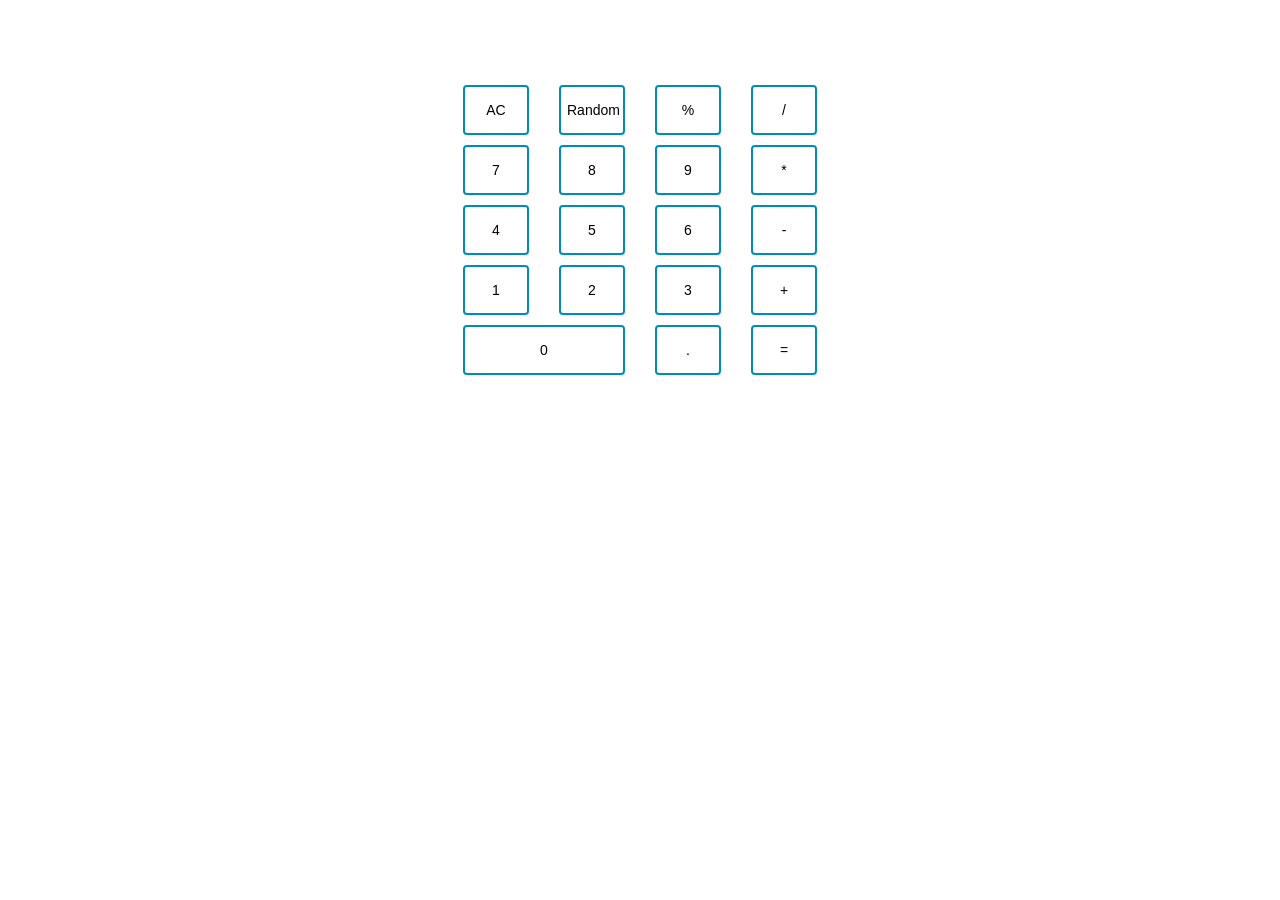
<file: calculator.html>
<!DOCTYPE html>
<!--
To change this license header, choose License Headers in Project Properties.
To change this template file, choose Tools | Templates
and open the template in the editor.
-->
<html>
    <head>
        <title>Calculator</title>
        <meta charset="UTF-8">
        <meta name="viewport" content="width=device-width, initial-scale=1.0">
        <link rel="shortcut icon" href="">

        <!-- Latest compiled and minified CSS -->
        <link rel="stylesheet" href="https://maxcdn.bootstrapcdn.com/bootstrap/3.3.7/css/bootstrap.min.css">
        <link rel="stylesheet" href="https://cdnjs.cloudflare.com/ajax/libs/animate.css/3.5.1/animate.min.css">
        <link href="css/calculator.css" rel="stylesheet" />
        <!-- jQuery library -->
        <script src="https://ajax.googleapis.com/ajax/libs/jquery/3.1.1/jquery.min.js"></script>

        <!-- Latest compiled JavaScript -->
        <script src="https://maxcdn.bootstrapcdn.com/bootstrap/3.3.7/js/bootstrap.min.js"></script>
        <script>
            (function(i,s,o,g,r,a,m){i['GoogleAnalyticsObject']=r;i[r]=i[r]||function(){
                    (i[r].q=i[r].q||[]).push(arguments)},i[r].l=1*new Date();a=s.createElement(o),
                m=s.getElementsByTagName(o)[0];a.async=1;a.src=g;m.parentNode.insertBefore(a,m)
            })(window,document,'script','https://www.google-analytics.com/analytics.js','ga');

            ga('create', 'UA-91241126-1', 'auto');
            ga('send', 'pageview');

        </script>
        <script type="text/javascript" src="js/calculator.js"></script>
    </head>
    <body>
        <div id="calculator" class="container ">
            <div class ="row">
                <div  id="memoire" class ="col-sm-12"></div>
            </div>
            <div class="row">
                <div id="afficheur" class="col-sm-12"></div>
            </div>
            <div class="row">
                <div class="col-sm-3">
                    <button id="btnAC" class="btnCarre" >AC</button>
                </div>
                <div class="col-sm-3">
                    <button id="gamble" class="btnCarre">Random</button>
                </div>
                <div class="col-sm-3">
                    <button id="btnModulo" class="btnCarre">%</button>
                </div>
                <div class="col-sm-3">
                    <button id="btnDivision" class="btnCarre">/</button>

                </div>
            </div>
            <div class="row">
                <div class="col-sm-3">
                    <button id="btn7" class="btnCarre">7</button>
                </div>
                <div class="col-sm-3">
                    <button id="btn8" class="btnCarre">8</button>
                </div>
                <div class="col-sm-3">
                    <button id="btn9" class="btnCarre">9</button>
                </div>
                <div class="col-sm-3">
                    <button id="btnMultiplication" class="btnCarre">*</button>
                </div>
            </div>
            <div class="row">
                <div class="col-sm-3">
                    <button id="btn4" class="btnCarre">4</button>
                </div>
                <div class="col-sm-3">
                    <button id="btn5" class="btnCarre">5</button>
                </div>
                <div class="col-sm-3">
                    <button id="btn6" class="btnCarre">6</button>
                </div>
                <div class="col-sm-3">
                    <button id="btnDifference" class="btnCarre">-</button>
                </div>
            </div>
            <div class="row">
                <div class="col-sm-3">
                    <button id="btn1" class="btnCarre">1</button>
                </div>
                <div class="col-sm-3">
                    <button id="btn2" class="btnCarre">2</button>
                </div>
                <div class="col-sm-3">
                    <button id="btn3" class="btnCarre">3</button>
                </div>
                <div class="col-sm-3">
                    <button id="btnAddition" class="btnCarre">+</button>
                </div>
            </div>
            <div class="row">
                <div class="col-sm-6">
                    <button id="btn0" class="btn0">0</button>
                </div>
                <div class="col-sm-3">
                    <button id="btnDecimal" class="btnCarre">.</button>
                </div>
                <div class="col-sm-3">
                    <button id="btnEgale" class="btnCarre">=</button>
                </div>
            </div>
            </div>
    </body>
</html>
</file>
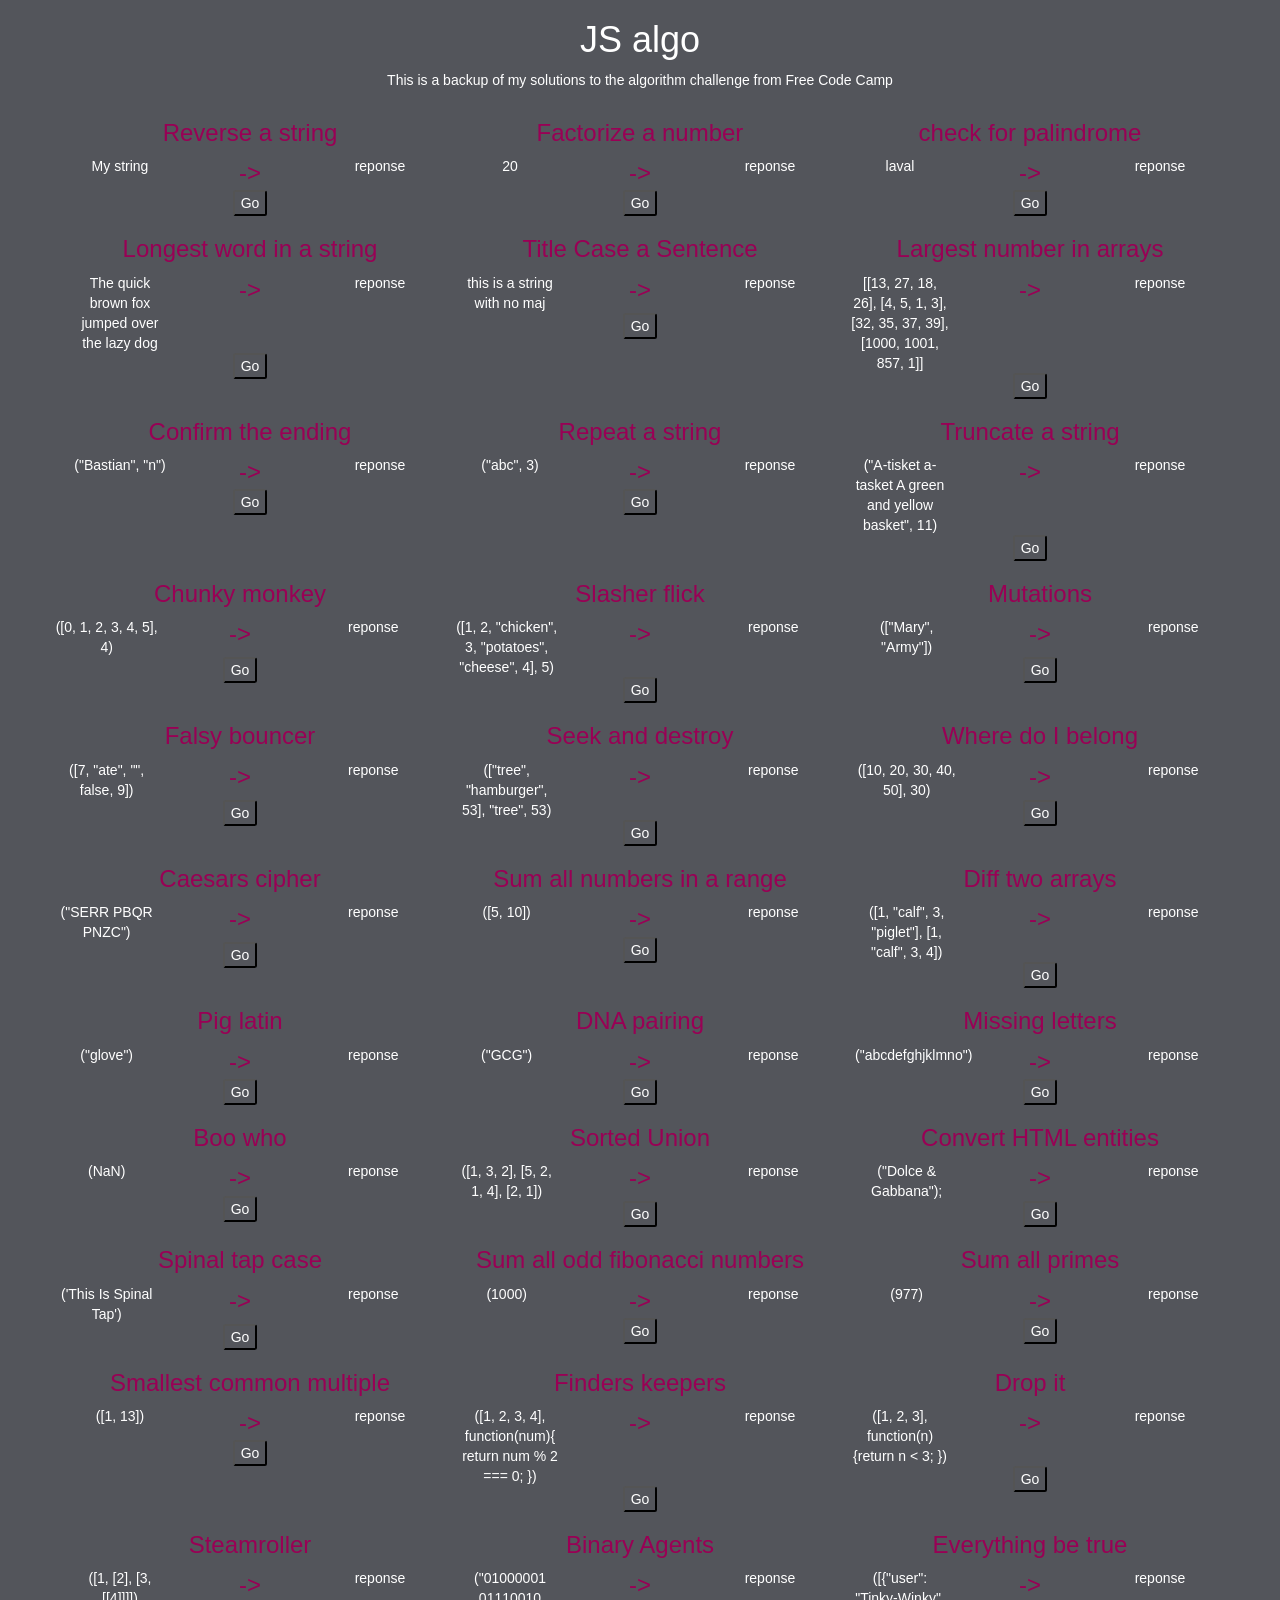
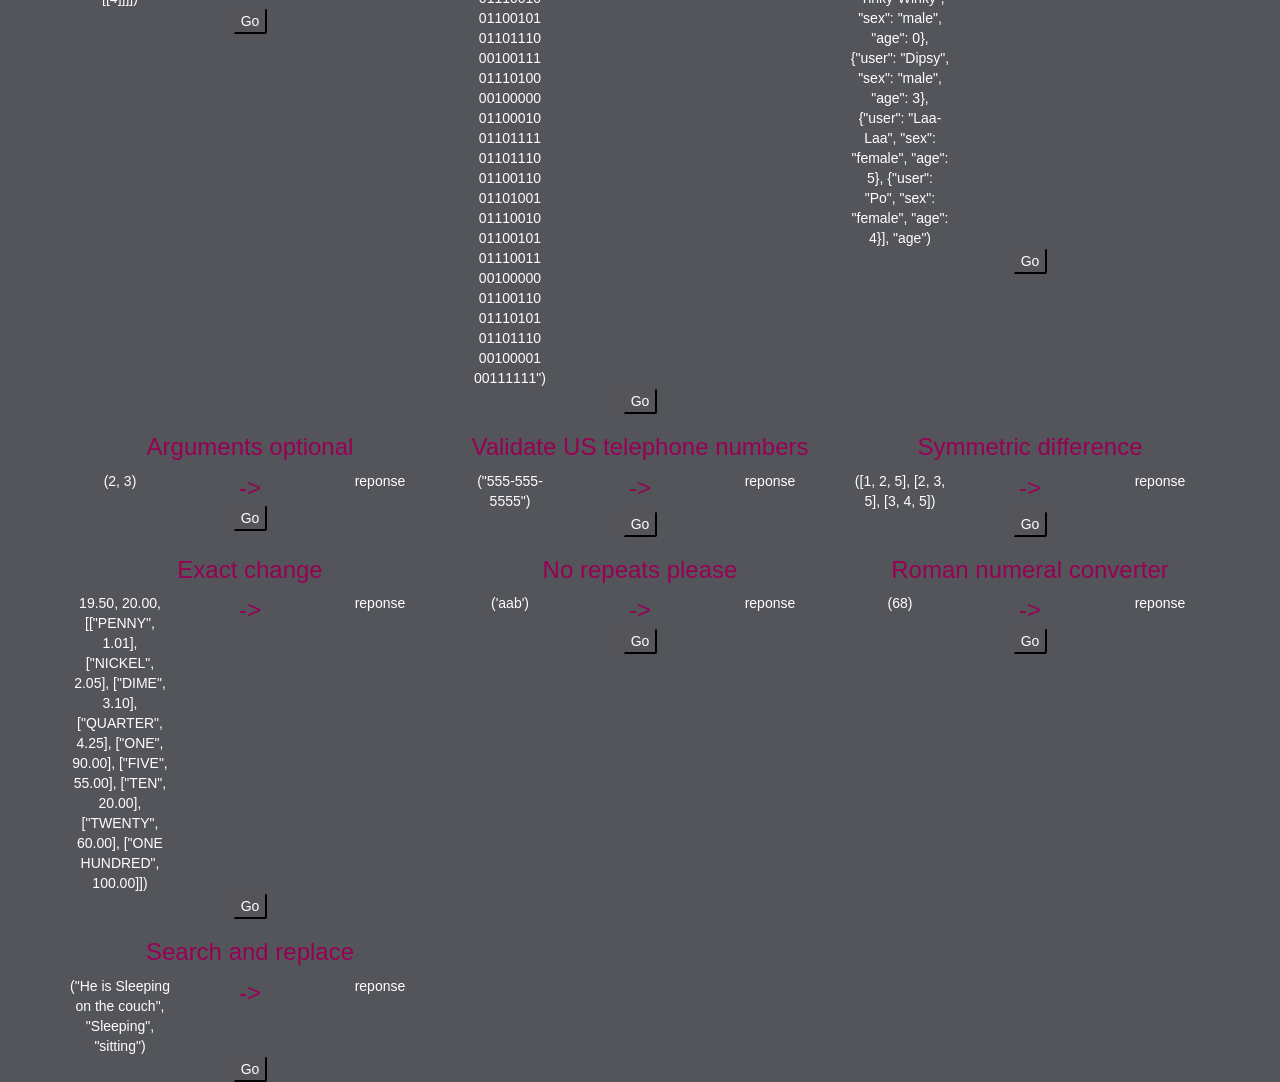
<file: jsAlgo.html>
<!DOCTYPE html>
<html lang="en">
<head>
    <meta charset="UTF-8">
    <link rel="stylesheet" href="https://maxcdn.bootstrapcdn.com/bootstrap/3.3.7/css/bootstrap.min.css">
    <link href="css/jsAlgo.css" rel="stylesheet"/>
    <script src="https://ajax.googleapis.com/ajax/libs/jquery/3.1.1/jquery.min.js"></script>
    <script src="https://maxcdn.bootstrapcdn.com/bootstrap/3.3.7/js/bootstrap.min.js"></script>
    <script type="text/javascript" src="js/jsAlgo.js"></script>
    <title>jsAlgo</title>
</head>
<body class="text-center">
<h1 class="text-center">JS algo</h1>
<p>This is a backup of my solutions to the algorithm challenge from Free Code Camp</p>
<div class="container text-center">
    <div class="row">
        <div class="col-lg-4">
            <h3 class="text-center">Reverse a string</h3>
            <div class="row">
                <div id="stringToReverse" class="col-sm-4">My string</div>
                <div class="text-center fleche col-sm-4">-></div>
                <div id="reversedString" class="col-sm-4">reponse</div>
            </div>
            <div class="text-center">
                <button id="btnReverseString">Go</button>
            </div>
        </div>
        <div class="col-lg-4">
            <h3 class="text-center">Factorize a number</h3>
            <div class="row">
                <div id="numberToFac" class="col-sm-4">20</div>
                <div class="text-center fleche col-sm-4">-></div>
                <div id="repFacto" class="col-sm-4">reponse</div>
            </div>
            <div class="text-center">
                <button id="btnFacNumber">Go</button>
            </div>
        </div>
        <div class="col-lg-4">
            <h3 class="text-center">check for palindrome</h3>
            <div class="row">
                <div id="myPalindrome" class="col-sm-4">laval</div>
                <div class="text-center fleche col-sm-4">-></div>
                <div id="repPalindrome" class="col-sm-4">reponse</div>
            </div>
            <div class="text-center">
                <button id="btnPalindrome">Go</button>
            </div>
        </div>

    </div>

    <div class="row">
        <div class="col-lg-4">
            <h3 class="text-center">Longest word in a string</h3>
            <div class="row">
                <div id="myLongString" class="col-sm-4">The quick brown fox jumped over the lazy dog</div>
                <div class="text-center fleche col-sm-4">-></div>
                <div id="repLongString" class="col-sm-4">
                    reponse
                </div>
            </div>
            <div class="text-center">
                <button id="btnLongestWordString">Go</button>
            </div>
        </div>
        <div class="col-lg-4">
            <h3 class="text-center">Title Case a Sentence</h3>
            <div class="row">
                <div id="myTitleCaseString" class="col-sm-4">this is a string with no maj</div>
                <div class="text-center fleche col-sm-4">-></div>
                <div id="repTitleCaseString" class="col-sm-4">reponse</div>
            </div>
            <div class="text-center">
                <button id="btnCaseSentence">Go</button>
            </div>
        </div>
        <div class="col-lg-4">
            <h3 class="text-center">Largest number in arrays</h3>
            <div class="row">
                <div id="myLargestNumArray" class="col-sm-4">[[13, 27, 18, 26], [4, 5, 1, 3], [32, 35, 37, 39], [1000,
                    1001, 857, 1]]
                </div>
                <div class="text-center fleche col-sm-4">-></div>
                <div id="repLargestNumArray" class="col-sm-4">reponse</div>
            </div>
            <div class="text-center">
                <button id="btnLargestNumArray">Go</button>
            </div>
        </div>

    </div>
    <div class="row">
        <div class="col-lg-4">
            <h3 class="text-center">Confirm the ending</h3>
            <div class="row">
                <div id="myConfirmEnding" class="col-sm-4">("Bastian", "n")</div>
                <div class="text-center fleche col-sm-4">-></div>
                <div id="repConfirmEnding" class="col-sm-4">reponse</div>
            </div>
            <div class="text-center">
                <button id="btnConfirmEnding">Go</button>
            </div>
        </div>
        <div class="col-lg-4">
            <h3 class="text-center">Repeat a string</h3>
            <div class="row">
                <div id="myRepeatString" class="col-sm-4">("abc", 3)</div>
                <div class="text-center fleche col-sm-4">-></div>
                <div id="repRepeatString" class="col-sm-4">reponse</div>
            </div>
            <div class="text-center">
                <button id="btnRepeatString">Go</button>
            </div>
        </div>
        <div class="col-lg-4">
            <h3 class="text-center">Truncate a string</h3>
            <div class="row">
                <div id="myTruncate" class="col-sm-4">("A-tisket a-tasket A green and yellow basket", 11)</div>
                <div class="text-center fleche col-sm-4">-></div>
                <div id="repTruncate" class="col-sm-4">reponse</div>
            </div>
            <div class="text-center">
                <button id="btnTruncateString">Go</button>
            </div>
        </div>

        <div class="row">
            <div class="col-lg-4">
                <h3 class="text-center">Chunky monkey</h3>
                <div class="row">
                    <div id="myChunk" class="col-sm-4">([0, 1, 2, 3, 4, 5], 4)</div>
                    <div class="text-center fleche col-sm-4">-></div>
                    <div id="repChunk" class="col-sm-4">reponse</div>
                </div>
                <div class="text-center">
                    <button id="btnMonkey">Go</button>
                </div>
            </div>
            <div class="col-lg-4">
                <h3 class="text-center">Slasher flick</h3>
                <div class="row">
                    <div id="mySlasher" class="col-sm-4">([1, 2, "chicken", 3, "potatoes", "cheese", 4], 5)</div>
                    <div class="text-center fleche col-sm-4">-></div>
                    <div id="repSlasher" class="col-sm-4">reponse</div>
                </div>
                <div class="text-center">
                    <button id="btnSlasherFlick" n>Go</button>
                </div>
            </div>
            <div class="col-lg-4">
                <h3 class="text-center">Mutations</h3>
                <div class="row">
                    <div id="myMutation" class="col-sm-4">(["Mary", "Army"])</div>
                    <div class="text-center fleche col-sm-4">-></div>
                    <div id="repMutation" class="col-sm-4">reponse</div>
                </div>
                <div class="text-center">
                    <button id="btnMutations">Go</button>
                </div>
            </div>
        </div>

        <div class="row">
            <div class="col-lg-4">
                <h3 class="text-center">Falsy bouncer</h3>
                <div class="row">
                    <div id="myFalsy" class="col-sm-4">([7, "ate", "", false, 9])</div>
                    <div class="text-center fleche col-sm-4">-></div>
                    <div id="repFalsy" class="col-sm-4">reponse</div>
                </div>
                <div class="text-center">
                    <button id="btnBounder">Go</button>
                </div>
            </div>
            <div class="col-lg-4">
                <h3 class="text-center">Seek and destroy</h3>
                <div class="row">
                    <div id="mySeekDestroy" class="col-sm-4">(["tree", "hamburger", 53], "tree", 53)</div>
                    <div class="text-center fleche col-sm-4">-></div>
                    <div id="repSeekDestroy" class="col-sm-4">reponse</div>
                </div>
                <div class="text-center">
                    <button id="btnSeekDestroy">Go</button>
                </div>
            </div>
            <div class="col-lg-4">
                <h3 class="text-center">Where do I belong</h3>
                <div class="row">
                    <div id="myWhereBelong" class="col-sm-4">([10, 20, 30, 40, 50], 30)</div>
                    <div class="text-center fleche col-sm-4">-></div>
                    <div id="repWhereBelong" class="col-sm-4">reponse</div>
                </div>
                <div class="text-center">
                    <button id="btnBelong">Go</button>
                </div>
            </div>
        </div>
        <div class="row">
            <div class="col-lg-4">
                <h3 class="text-center">Caesars cipher</h3>
                <div class="row">
                    <div class="col-sm-4">("SERR PBQR PNZC")</div>
                    <div class="text-center fleche col-sm-4">-></div>
                    <div id="repCipher" class="col-sm-4">reponse</div>
                </div>
                <div class="text-center">
                    <button id="btnCipher">Go</button>
                </div>
            </div>

            <div class="col-lg-4">
                <h3 class="text-center">Sum all numbers in a range</h3>
                <div class="row">
                    <div class="col-sm-4">([5, 10])</div>
                    <div class="text-center fleche col-sm-4">-></div>
                    <div id="repSumNumRange" class="col-sm-4">reponse</div>
                </div>
                <div class="text-center">
                    <button id="btnSumNumRange">Go</button>
                </div>
            </div>
            <div class="col-lg-4">
                <h3 class="text-center">Diff two arrays</h3>
                <div class="row">
                    <div class="col-sm-4">([1, "calf", 3, "piglet"], [1, "calf", 3, 4])</div>
                    <div class="text-center fleche col-sm-4">-></div>
                    <div id="repDiffTwoArr" class="col-sm-4">reponse</div>
                </div>
                <div class="text-center">
                    <button id="btnDiffTwoArrays">Go</button>
                </div>
            </div>
        </div>
        <div class="row">
            <div class="col-lg-4">
                <h3 class="text-center">Pig latin</h3>
                <div class="row">
                    <div class="col-sm-4">("glove")</div>
                    <div class="text-center fleche col-sm-4">-></div>
                    <div id="repPig" class="col-sm-4">reponse</div>
                </div>
                <div class="text-center">
                    <button id="btnPigLatin">Go</button>
                </div>
            </div>
            <div class="col-lg-4">
                <h3 class="text-center">DNA pairing</h3>
                <div class="row">
                    <div class="col-sm-4">("GCG")</div>
                    <div class="text-center fleche col-sm-4">-></div>
                    <div id="repDNA" class="col-sm-4">reponse</div>
                </div>
                <div class="text-center">
                    <button id="btnDNA">Go</button>
                </div>
            </div>
            <div class="col-lg-4">
                <h3 class="text-center">Missing letters</h3>
                <div class="row">
                    <div class="col-sm-4">("abcdefghjklmno")</div>
                    <div class="text-center fleche col-sm-4">-></div>
                    <div id="repMissingLetters" class="col-sm-4">reponse</div>
                </div>
                <div class="text-center">
                    <button id="btnMissingLetters">Go</button>
                </div>
            </div>
        </div>
        <div class="row">
            <div class="col-lg-4">
                <h3 class="text-center">Boo who</h3>
                <div class="row">
                    <div class="col-sm-4">(NaN)</div>
                    <div class="text-center fleche col-sm-4">-></div>
                    <div id="repBooWho" class="col-sm-4">reponse</div>
                </div>
                <div class="text-center">
                    <button id="btnBooWho">Go</button>
                </div>
            </div>
            <div class="col-lg-4">
                <h3 class="text-center">Sorted Union</h3>
                <div class="row">
                    <div class="col-sm-4">([1, 3, 2], [5, 2, 1, 4], [2, 1])</div>
                    <div class="text-center fleche col-sm-4">-></div>
                    <div id="repSortedUnion" class="col-sm-4">reponse</div>
                </div>
                <div class="text-center">
                    <button id="btnSortedUnion">Go</button>
                </div>
            </div>
            <div class="col-lg-4">
                <h3 class="text-center">Convert HTML entities</h3>
                <div class="row">
                    <div class="col-sm-4">("Dolce & Gabbana");</div>
                    <div class="text-center fleche col-sm-4">-></div>
                    <div id="repConvertHtlm" class="col-sm-4">reponse</div>
                </div>
                <div class="text-center">
                    <button id="btnConvertHtlm">Go</button>
                </div>
            </div>
        </div>
        <div class="row">

            <div class="col-lg-4">
                <h3 class="text-center">Spinal tap case</h3>
                <div class="row">
                    <div class="col-sm-4">('This Is Spinal Tap')</div>
                    <div class="text-center fleche col-sm-4">-></div>
                    <div id="repSpinal" class="col-sm-4">reponse</div>
                </div>
                <div class="text-center">
                    <button id="btnSpinal">Go</button>
                </div>
            </div>

            <div class="col-lg-4">
                <h3 class="text-center">Sum all odd fibonacci numbers</h3>
                <div class="row">
                    <div class="col-sm-4">(1000)</div>
                    <div class="text-center fleche col-sm-4">-></div>
                    <div id="repSumFibo" class="col-sm-4">reponse</div>
                </div>
                <div class="text-center">
                    <button id="btnSumOdd">Go</button>
                </div>
            </div>
            <div class="col-lg-4">
                <h3 class="text-center">Sum all primes</h3>
                <div class="row">
                    <div class="col-sm-4">(977)</div>
                    <div class="text-center fleche col-sm-4">-></div>
                    <div id="repSumPrime" class="col-sm-4">reponse</div>
                </div>
                <div class="text-center">
                    <button id="btnSumPrime">Go</button>
                </div>
            </div>
        </div>
    </div>
    <div class="row">
        <div class="col-lg-4">
            <h3 class="text-center">Smallest common multiple</h3>
            <div class="row">
                <div class="col-sm-4">([1, 13])</div>
                <div class="text-center fleche col-sm-4">-></div>
                <div id="repSmallestCommonMul" class="col-sm-4">reponse</div>
            </div>
            <div class="text-center">
                <button id="btnSmallestCommonMultiple">Go</button>
            </div>
        </div>
        <div class="col-lg-4">
            <h3 class="text-center">Finders keepers</h3>
            <div class="row">
                <div class="col-sm-4">([1, 2, 3, 4], function(num){ return num % 2 === 0; })</div>
                <div class="text-center fleche col-sm-4">-></div>
                <div id="repFinderKeeper" class="col-sm-4">reponse</div>
            </div>
            <div class="text-center">
                <button id="btnFindersKeepers">Go</button>
            </div>
        </div>
        <div class="col-lg-4">
            <h3 class="text-center">Drop it</h3>
            <div class="row">
                <div class="col-sm-4">([1, 2, 3], function(n) {return n < 3; })</div>
                <div class="text-center fleche col-sm-4">-></div>
                <div id="repDropIt" class="col-sm-4">reponse</div>
            </div>
            <div class="text-center">
                <button id="btnDropIt">Go</button>
            </div>
        </div>
    </div>
    <div class="row">
        <div class="col-lg-4">
            <h3 class="text-center">Steamroller</h3>
            <div class="row">
                <div class="col-sm-4">([1, [2], [3, [[4]]]])</div>
                <div class="text-center fleche col-sm-4">-></div>
                <div id="repSteamRoller" class="col-sm-4">reponse</div>
            </div>
            <div class="text-center">
                <button id="btnSteamroller">Go</button>
            </div>
        </div>
        <div class="col-lg-4">
            <h3 class="text-center">Binary Agents</h3>
            <div class="row">
                <div class="col-sm-4">("01000001 01110010 01100101 01101110 00100111 01110100 00100000 01100010 01101111
                    01101110 01100110 01101001 01110010 01100101 01110011 00100000 01100110 01110101 01101110 00100001
                    00111111")
                </div>
                <div class="text-center fleche col-sm-4">-></div>
                <div id="repBinaryAgent" class="col-sm-4">reponse</div>
            </div>
            <div class="text-center">
                <button id="btnBinaryAgents">Go</button>
            </div>
        </div>
        <div class="col-lg-4">
            <h3 class="text-center">Everything be true</h3>
            <div class="row">
                <div class="col-sm-4">([{"user": "Tinky-Winky", "sex": "male", "age": 0}, {"user": "Dipsy", "sex":
                    "male", "age": 3}, {"user": "Laa-Laa", "sex": "female", "age": 5}, {"user": "Po", "sex": "female",
                    "age": 4}], "age")
                </div>
                <div class="text-center fleche col-sm-4">-></div>
                <div id="repEverythingTrue" class="col-sm-4">reponse</div>
            </div>
            <div class="text-center">
                <button id="btnEverythingTrue">Go</button>
            </div>
        </div>
    </div>
    <div class="row">
        <div class="col-lg-4">
            <h3 class="text-center">Arguments optional</h3>
            <div class="row">
                <div class="col-sm-4">(2, 3)</div>
                <div class="text-center fleche col-sm-4">-></div>
                <div id="repArgumentsOp" class="col-sm-4">reponse</div>
            </div>
            <div class="text-center">
                <button id="btnArgumentsOptional">Go</button>
            </div>
        </div>
        <div class="col-lg-4">
            <h3 class="text-center">Validate US telephone numbers</h3>
            <div class="row">
                <div class="col-sm-4">("555-555-5555")</div>
                <div class="text-center fleche col-sm-4">-></div>
                <div id="repUsTel" class="col-sm-4">reponse</div>
            </div>
            <div class="text-center">
                <button id="btnUsPhone">Go</button>
            </div>
        </div>
        <div class="col-lg-4">
            <h3 class="text-center">Symmetric difference</h3>
            <div class="row">
                <div class="col-sm-4">([1, 2, 5], [2, 3, 5], [3, 4, 5])</div>
                <div class="text-center fleche col-sm-4">-></div>
                <div id="repSymmetricDiff" class="col-sm-4">reponse</div>
            </div>
            <div class="text-center">
                <button id="btnSymDiff">Go</button>
            </div>
        </div>
    </div>
    <div class="row">
        <div class="col-lg-4">
            <h3 class="text-center">Exact change</h3>
            <div class="row">
                <div class="col-sm-4">19.50, 20.00, [["PENNY", 1.01], ["NICKEL", 2.05], ["DIME", 3.10], ["QUARTER",
                    4.25], ["ONE", 90.00], ["FIVE", 55.00], ["TEN", 20.00], ["TWENTY", 60.00], ["ONE HUNDRED", 100.00]])
                </div>
                <div class="text-center fleche col-sm-4">-></div>
                <div id="repExactChange" class="col-sm-4">reponse</div>
            </div>
            <div class="text-center">
                <button id="btnExactChange">Go</button>
            </div>
        </div>
        <div class="col-lg-4">
            <h3 class="text-center">No repeats please</h3>
            <div class="row">
                <div class="col-sm-4">('aab')</div>
                <div class="text-center fleche col-sm-4">-></div>
                <div id="repNoRepeat" class="col-sm-4">reponse</div>
            </div>
            <div class="text-center">
                <button id="btnNoRepeatsPlease">Go</button>
            </div>
        </div>
        <div class="col-lg-4">
            <h3 class="text-center">Roman numeral converter</h3>
            <div class="row">
                <div class="col-sm-4">(68)</div>
                <div class="text-center fleche col-sm-4">-></div>
                <div id="repRoman" class="col-sm-4">reponse</div>
            </div>
            <div class="text-center">
                <button id="btnRoman">Go</button>
            </div>
        </div>
    </div>
    <div class="row">
        <div class="col-lg-4">
            <h3 class="text-center">Search and replace</h3>
            <div class="row">
                <div class="col-sm-4">("He is Sleeping on the couch", "Sleeping", "sitting")</div>
                <div class="text-center fleche col-sm-4">-></div>
                <div id="repSearchReplace" class="col-sm-4">reponse</div>
            </div>
            <div class="text-center">
                <button id="btnSearchReplace">Go</button>
            </div>
        </div>
    </div>
</div>



</body>
</html>
</file>
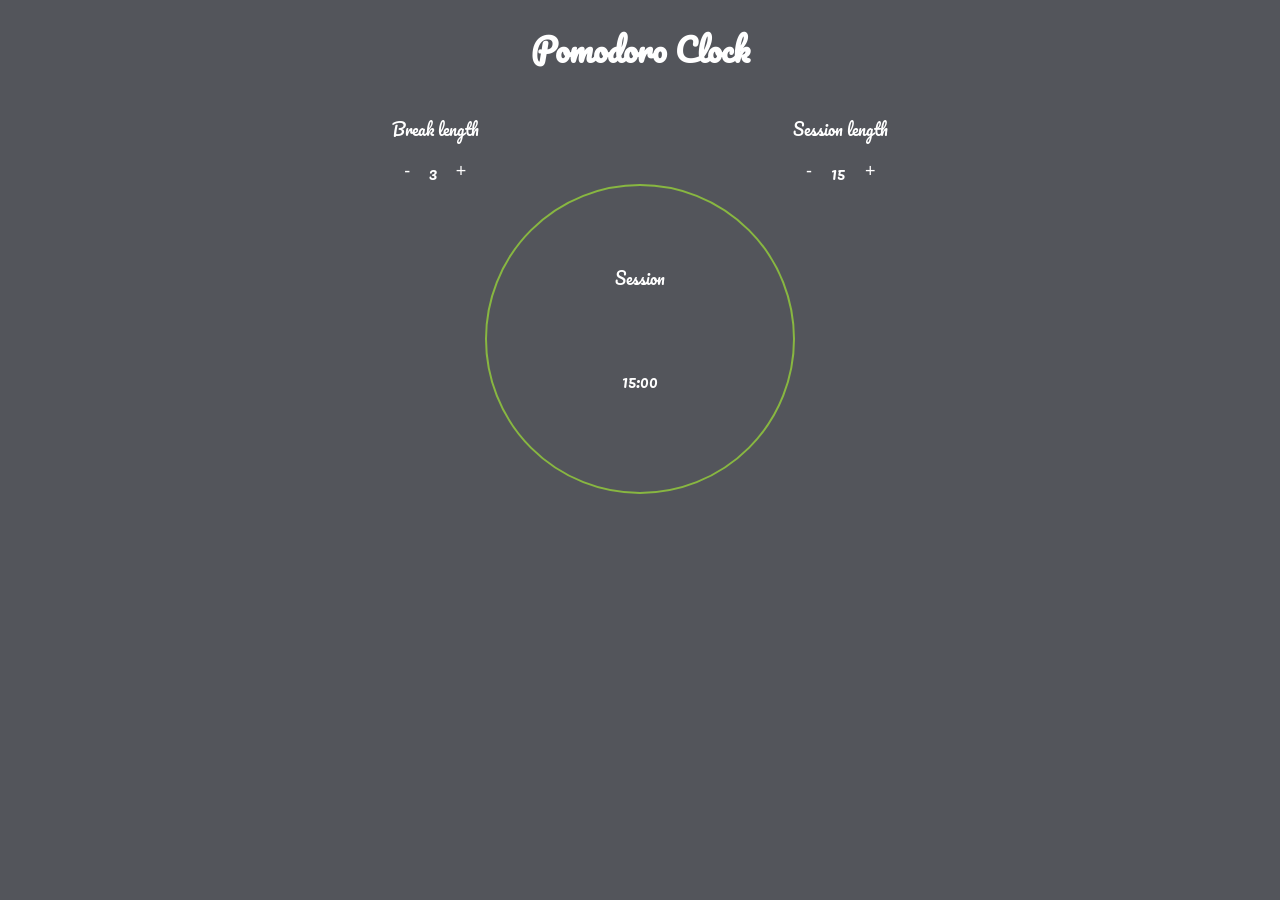
<file: pomodoro.html>
<!DOCTYPE html>

<html>
<head>
    <title>Pomodoro</title>
    <meta charset="UTF-8">
    <meta name="viewport" content="width=device-width, initial-scale=1.0">
    <link href="css/pomodoro.css" rel="stylesheet"/>

    <!-- jQuery library -->
    <script src="https://ajax.googleapis.com/ajax/libs/jquery/3.1.1/jquery.min.js"></script>

    <!-- Latest compiled JavaScript -->
    <script src="https://maxcdn.bootstrapcdn.com/bootstrap/3.3.7/js/bootstrap.min.js"></script>
    <script>
        (function(i,s,o,g,r,a,m){i['GoogleAnalyticsObject']=r;i[r]=i[r]||function(){
                (i[r].q=i[r].q||[]).push(arguments)},i[r].l=1*new Date();a=s.createElement(o),
            m=s.getElementsByTagName(o)[0];a.async=1;a.src=g;m.parentNode.insertBefore(a,m)
        })(window,document,'script','https://www.google-analytics.com/analytics.js','ga');

        ga('create', 'UA-91241126-1', 'auto');
        ga('send', 'pageview');

    </script>
    <script type="text/javascript" src="js/pomodoro.js"></script>

</head>
<body>
<h1>Pomodoro Clock</h1>
<div class="lengthContainer">
    <div>
        <p>Break length</p>
        <div class="upDown">
            <button id="btnBreakMinus">-</button>
            <div id="bLengthText" class="Blength"></div>
            <button id="btnBreakPlus">+</button>
        </div>
    </div>
    <div>
        <p>Session length</p>
        <div class="upDown">
            <button id="btnSessionMinus">-</button>
            <div id="sLengthText" class="Slength"></div>
            <button id="btnSessionPlus">+</button>
        </div>
    </div>
</div>

<div id="timer" class="timer">
    <div id="session" class="session">
    </div>
    <div id="time" class="session">
    </div>
</div>

<audio id="buzzer" src="http://www.oringz.com/oringz-uploads/sounds-917-communication-channel.mp3"></audio>
</body>
</html>
</file>
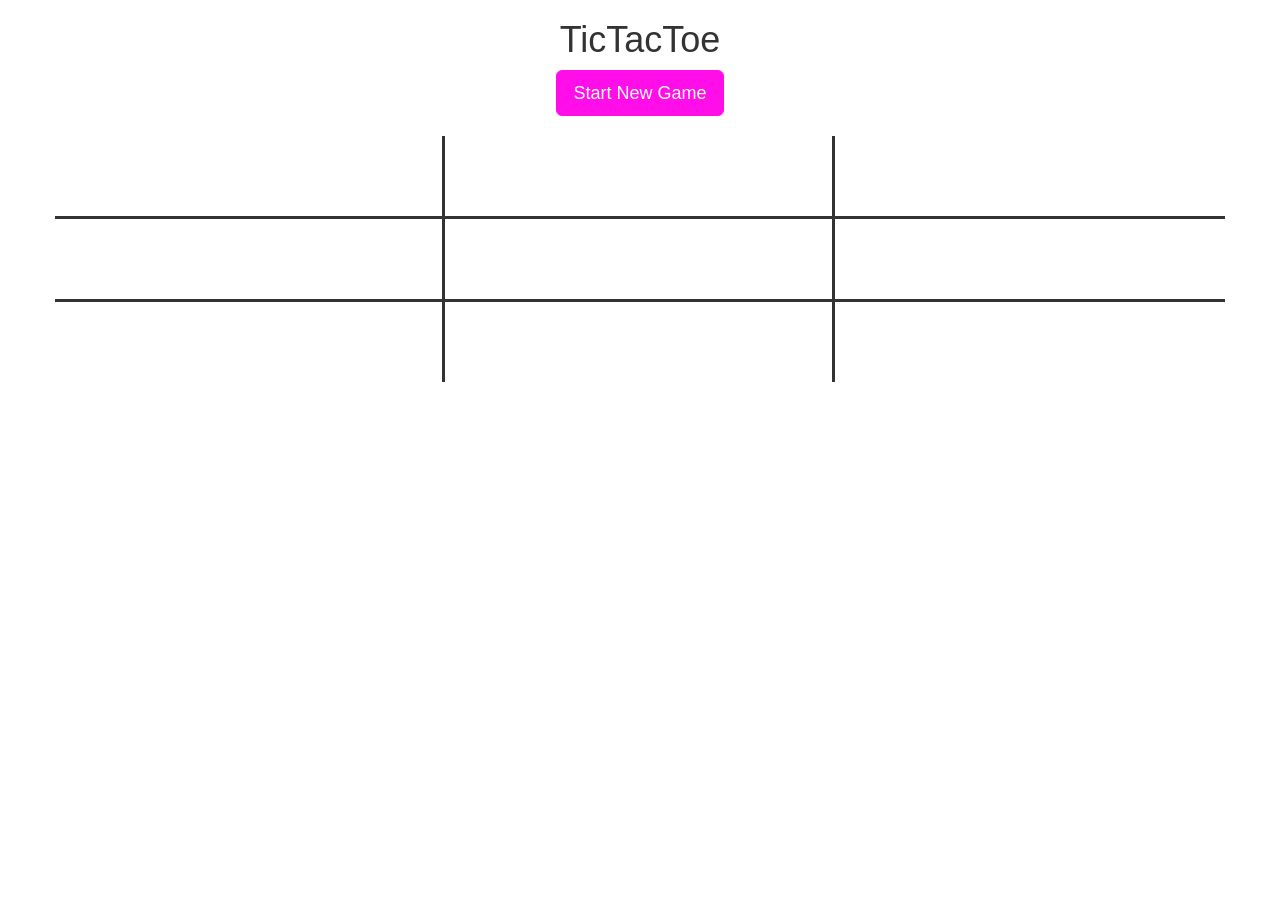
<file: ticTacToe.html>
<!DOCTYPE html>
<!--
To change this license header, choose License Headers in Project Properties.
To change this template file, choose Tools | Templates
and open the template in the editor.
-->
<html>
    <head>
        <title>tictactoe</title>
        <meta charset="UTF-8">
        <meta name="viewport" content="width=device-width, initial-scale=1.0">
<link rel="shortcut icon" href="">
        <!-- Latest compiled and minified CSS -->
<link rel="stylesheet" href="https://maxcdn.bootstrapcdn.com/bootstrap/3.3.7/css/bootstrap.min.css">
<link rel="stylesheet" href="https://cdnjs.cloudflare.com/ajax/libs/animate.css/3.5.1/animate.min.css">
<!-- jQuery library -->
<script src="https://ajax.googleapis.com/ajax/libs/jquery/3.1.1/jquery.min.js"></script>
<!-- Latest compiled JavaScript -->
<script src="https://maxcdn.bootstrapcdn.com/bootstrap/3.3.7/js/bootstrap.min.js"></script>
        <script>
            (function(i,s,o,g,r,a,m){i['GoogleAnalyticsObject']=r;i[r]=i[r]||function(){
                    (i[r].q=i[r].q||[]).push(arguments)},i[r].l=1*new Date();a=s.createElement(o),
                m=s.getElementsByTagName(o)[0];a.async=1;a.src=g;m.parentNode.insertBefore(a,m)
            })(window,document,'script','https://www.google-analytics.com/analytics.js','ga');

            ga('create', 'UA-91241126-1', 'auto');
            ga('send', 'pageview');

        </script>
        <link rel="stylesheet" type="text/css" href="css/ticTacToe.css">
        <script type="text/javascript" src="js/ticTacToe.js"></script>
    </head>
    <body>
        <div id="TicTacToe" class="container ">

  <div class="row">
    <div id="titre" class=" mid col-sm-12">

      <h1>TicTacToe</h1>
    </div>
  </div>
  <div class="row">
    <div  class=" mid col-sm-12">
      <a id="newGame" href="#" class="btn btn-lg btn-danger" data-toggle="modal" data-target="#smallModal">Start New Game</a>
    </div>
    <div id="winner"></div>
    
  </div>
            <div id="myB">
  <div id = "ligne1" class="mid ligne  row">
    <div id="c00" class="case colonne col-xs-4"><a id="c00" href="#" class="cente btn nohover " ></a></div>
    <div id="c01"  class="case colonne col-xs-4"><a  href="#" class="cente btn nohover " ></a></div>
    <div id="c02"   class="case col-xs-4"><a  href="#" class="cente btn nohover " ></a></div>
  </div>
  <div  id = "ligne2" class="mid ligne  row">
    <div id="c10"   class=" case colonne col-xs-4"><a  href="#" class="cente btn nohover " ></a></div>
    <div id="c11"   class="case colonne col-xs-4"><a  href="#" class="cente btn nohover " ></a></div>
    <div id="c12"  class="case col-xs-4"><a href="#" class="cente btn nohover " ></a></div>
  </div>
  <div id = "ligne3"  class="mid  row">
    <div id="c20"  class="case colonne col-xs-4"><a  href="#" class="cente btn nohover " ></a></div>
    <div id="c21"  class="case colonne col-xs-4"><a  href="#" class="cente btn nohover " ></a></div>
    <div id="c22"   class="case col-xs-4"><a  href="#" class="cente btn nohover" ></a></div>
  </div>
</div>
<div class="modal fade" id="smallModal" tabindex="-1" role="dialog" aria-labelledby="smallModal" aria-hidden="true">
  <div class="modal-dialog modal-sm">
    <div class="modal-content">
      <div class="modal-header">
        <button type="button" class="close" data-dismiss="modal" aria-hidden="true">&times;</button>
        <h4 class=" mid modal-title" id="myModalLabel">Choose your symbole</h4>
      </div>
      <div class="modal-body mid">
        <button type="button" id="btnX" class="btn btn-default start" data-dismiss="modal">X</button>
        <button type="button" id="btnO" class="btn btn-default start" data-dismiss="modal">O</button>
      </div>

    </div>
  </div>
</div>
    </body>
</html>
</file>
<file: css/calculator.css>
#calculator {
  border: none;
  width: 30%;
  margin-top: 10px;
  padding-bottom: 5px;
}

#afficheur {
  height: 50px;
  text-align: center;
  font-size: 20px;
}
#memoire{
    height: 20px;
  text-align: right;
  font-size: 15px;
}
#die{
    width: 45px;
  height: 45px;
}
.btnCarre {

  width: 100%;
  height: 50px;
}

.btn0 {
  width: 100%;
  height: 50px;
}

button {
  margin-top: 5px;
  margin-bottom: 5px;
  background-color: white;
  color: black;
  border: 2px solid #008CBA;
  border-radius: 4px;
}

button:hover {
  background-color: #008CBA;
  color: white;
}
button:hover:disabled {
  background-color: red;
  color: white;
}
#credit{
  margin-top:50px;
  color:gray;
    text-align: center;
}
</file>
<file: css/jsAlgo.css>
.row{
    text-align: center;
}
body{
    background-color: #53555b;
    color: white;
}
h3{
    color: #990055;
}
button{
    background-color: #53555b;
    border-radius: 10%;
}
.fleche{
    color: #990055;
    font-size: x-large;
}
</file>
<file: css/pomodoro.css>
@import url(https://fonts.googleapis.com/css?family=Pacifico);
h1{
    display: flex;
    justify-content: center;

}
.lengthContainer{
    display:flex;
    justify-content: space-around;
    max-width: 811px;
    margin-left:auto;
    margin-right:auto;
}
.session{
    display:flex;
    justify-content: center;
    margin-top:25%;
    color: white;
}
.timer{
    border-width: 2px;
    border-radius: 100%;
    border-style: solid;
    max-width: 300px;
    min-height: 300px;
    margin-right: auto;
    margin-left:auto;
    cursor: pointer;
    padding: 3px;
    color: #88b741;
}
.upDown{
    display:flex;
    justify-content: space-around;
    max-height: 25px;
}
.breakTime{

}
body{
    background-color: #53555b;
    color:white;
    font-family: 'Pacifico', sans-serif;
}
button{
    color:white;
    font-size: large;
    background-color:#53555b ;
    border-style: none;
    cursor:pointer;
}
</file>
<file: css/ticTacToe.css>
/*
To change this license header, choose License Headers in Project Properties.
To change this template file, choose Tools | Templates
and open the template in the editor.
*/
/* 
    Created on : 2016-12-12, 15:07:48
    Author     : brodeurtristan
*/
@import url(https://fonts.googleapis.com/css?family=Arima+Madurai);

.cente {
    width: 100%;
    height: 100%;
    min-height: 72px;
    max-height: 72px;
    border-style: none;
    margin-top: 4px;
}

.mid {
    text-align: center;
}

.ligne {
    border-bottom-style: solid;
}

.colonne {
    border-right-style: solid;
}

#ligne1 {
    margin-top: 20px;
}

.case {
    min-height: 80px;
    max-height: 80px;
    vertical-align: middle;
    line-height: 80px;
    font-family: 'Arima Madurai', 'cursive', 'sans-serif';
    font-weight: 400;
    font-size: 4em;
}

#newGame {
    background-color: #ff0eea;
    border-color: #ff0eea;
}
</file>
